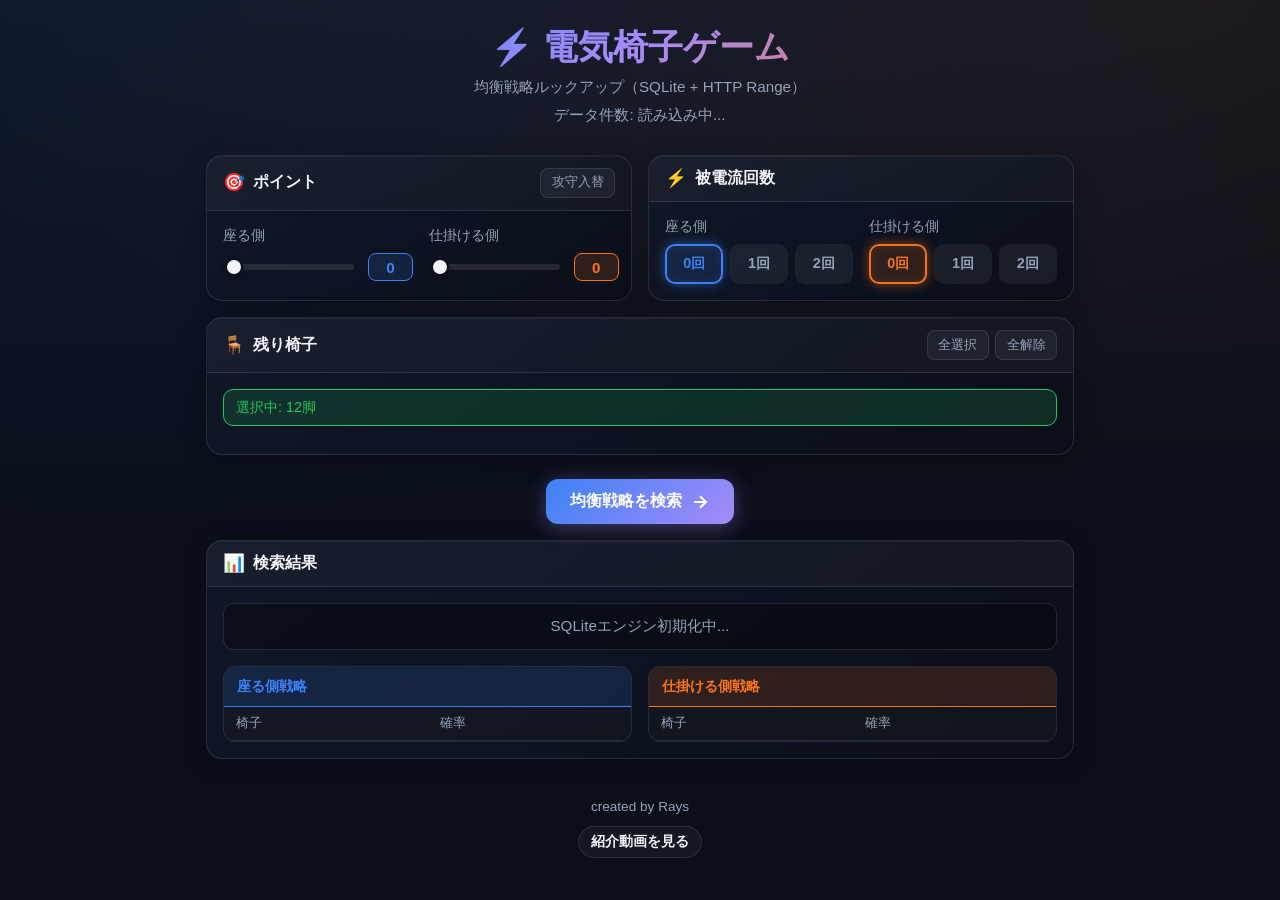
<file: docs/index.html>
<!doctype html>
<html lang="ja">
<head>
  <meta charset="UTF-8" />
  <meta name="viewport" content="width=device-width, initial-scale=1.0" />
  <link rel="icon" href="data:image/svg+xml,%3Csvg xmlns='http://www.w3.org/2000/svg' viewBox='0 0 64 64'%3E%3Ctext y='0.9em' font-size='56'%3E%E2%9A%A1%3C/text%3E%3C/svg%3E" />
  <title>電気椅子ゲーム 均衡ルックアップ (SQLite Range)</title>
  <link rel="stylesheet" href="styles.css" />
</head>
<body>
  <main class="container">
    <header class="header">
      <h1>⚡ 電気椅子ゲーム</h1>
      <p class="tagline">均衡戦略ルックアップ（SQLite + HTTP Range）</p>
      <p class="tagline" id="dataset-stats">データ件数: 読み込み中...</p>
    </header>

    <form id="lookup-form" class="form-grid">
      <!-- ポイント入力パネル -->
      <section class="panel">
        <div class="panel-header">
          <span class="panel-icon">🎯</span>
          <h2>ポイント</h2>
          <div class="panel-actions">
            <button type="button" class="action-btn" id="swap_sides">攻守入替</button>
          </div>
        </div>
        <div class="panel-body two-col">
          <div class="input-group">
            <label for="attacker_points">座る側</label>
            <div class="range-wrap">
              <input type="range" id="attacker_points" min="0" max="39" value="0" />
              <output id="attacker_points_value" class="range-badge attacker">0</output>
            </div>
          </div>
          <div class="input-group">
            <label for="defender_points">仕掛ける側</label>
            <div class="range-wrap">
              <input type="range" id="defender_points" min="0" max="39" value="0" />
              <output id="defender_points_value" class="range-badge defender">0</output>
            </div>
          </div>
        </div>
      </section>

      <!-- 被電流回数パネル -->
      <section class="panel">
        <div class="panel-header">
          <span class="panel-icon">⚡</span>
          <h2>被電流回数</h2>
        </div>
        <div class="panel-body two-col">
          <div class="input-group">
            <label>座る側</label>
            <div class="toggle-group" id="attacker_shocks_group">
              <button type="button" class="toggle-btn attacker active" data-target="attacker_shocks" data-value="0">0回</button>
              <button type="button" class="toggle-btn attacker" data-target="attacker_shocks" data-value="1">1回</button>
              <button type="button" class="toggle-btn attacker" data-target="attacker_shocks" data-value="2">2回</button>
            </div>
          </div>
          <div class="input-group">
            <label>仕掛ける側</label>
            <div class="toggle-group" id="defender_shocks_group">
              <button type="button" class="toggle-btn defender active" data-target="defender_shocks" data-value="0">0回</button>
              <button type="button" class="toggle-btn defender" data-target="defender_shocks" data-value="1">1回</button>
              <button type="button" class="toggle-btn defender" data-target="defender_shocks" data-value="2">2回</button>
            </div>
          </div>
        </div>
        <input type="hidden" id="attacker_shocks" value="0" />
        <input type="hidden" id="defender_shocks" value="0" />
      </section>

      <!-- 残り椅子パネル -->
      <section class="panel wide">
        <div class="panel-header">
          <span class="panel-icon">🪑</span>
          <h2>残り椅子</h2>
          <div class="panel-actions">
            <button type="button" class="action-btn" id="select_all">全選択</button>
            <button type="button" class="action-btn" id="clear_all">全解除</button>
          </div>
        </div>
        <div class="panel-body">
          <p id="chairs_selection_status" class="status-bar">選択中: 12脚</p>
          <div class="chair-grid" id="chair_grid"></div>
          <input type="hidden" id="chairs" value="1,2,3,4,5,6,7,8,9,10,11,12" />
        </div>
      </section>

      <div class="submit-row">
        <button type="submit" class="submit-btn">
          <span>均衡戦略を検索</span>
          <svg width="20" height="20" viewBox="0 0 24 24" fill="none" stroke="currentColor" stroke-width="2.5"><path d="M5 12h14M12 5l7 7-7 7"/></svg>
        </button>
      </div>
    </form>

    <!-- 結果パネル -->
    <section class="panel result-panel" id="result-card">
      <div class="panel-header">
        <span class="panel-icon">📊</span>
        <h2>検索結果</h2>
      </div>
      <div class="panel-body">
        <div id="summary" class="summary-box status-msg">SQLiteエンジン初期化中...</div>
        <div class="result-grid">
          <div class="result-col attacker-result">
            <h3>座る側戦略</h3>
            <table id="attacker-table">
              <thead><tr><th>椅子</th><th>確率</th></tr></thead>
              <tbody></tbody>
            </table>
          </div>
          <div class="result-col defender-result">
            <h3>仕掛ける側戦略</h3>
            <table id="defender-table">
              <thead><tr><th>椅子</th><th>確率</th></tr></thead>
              <tbody></tbody>
            </table>
          </div>
        </div>
      </div>
    </section>
  </main>

  <footer class="site-footer">
    <p class="footer-credit">created by Rays</p>
    <a
      class="footer-video-link"
      href="https://youtu.be/VHGQmVNqcIU?si=rYwbOypbTwpij8xO"
      target="_blank"
      rel="noopener noreferrer"
    >
      紹介動画を見る
    </a>
  </footer>

  <script type="module" src="sqlite-app.js?v=20260401a"></script>
</body>
</html>
</file>
<file: docs/styles.css>
:root {
  --bg: #0a0f1a;
  --bg-soft: #111827;
  --panel-bg: linear-gradient(145deg, rgba(17,24,39,0.95), rgba(10,15,26,0.98));
  --text: #f1f5f9;
  --muted: #94a3b8;
  --border: rgba(148,163,184,0.18);

  /* Attacker (座る側) = 青系 */
  --attacker: #3b82f6;
  --attacker-soft: rgba(59,130,246,0.15);
  --attacker-glow: rgba(59,130,246,0.5);

  /* Defender (仕掛ける側) = オレンジ/赤系 */
  --defender: #f97316;
  --defender-soft: rgba(249,115,22,0.15);
  --defender-glow: rgba(249,115,22,0.5);

  /* 椅子 = 緑系 */
  --chair: #22c55e;
  --chair-soft: rgba(34,197,94,0.15);
  --chair-glow: rgba(34,197,94,0.5);

  --accent: #a78bfa;
}

* {
  box-sizing: border-box;
}

body {
  margin: 0;
  font-family: "Inter", -apple-system, BlinkMacSystemFont, "Segoe UI", Roboto,
    "Hiragino Kaku Gothic ProN", "Noto Sans JP", sans-serif;
  background:
    radial-gradient(ellipse 120% 80% at 10% -20%, rgba(59,130,246,0.12), transparent),
    radial-gradient(ellipse 100% 60% at 90% 0%, rgba(249,115,22,0.08), transparent),
    var(--bg);
  color: var(--text);
  min-height: 100vh;
}

.container {
  max-width: 900px;
  margin: 0 auto;
  padding: 1.5rem 1rem 2.5rem;
}

/* ===== Header ===== */
.header {
  text-align: center;
  margin-bottom: 1.8rem;
}

.header h1 {
  margin: 0;
  font-size: clamp(1.6rem, 4vw, 2.2rem);
  background: linear-gradient(135deg, var(--attacker), var(--accent), var(--defender));
  -webkit-background-clip: text;
  -webkit-text-fill-color: transparent;
  background-clip: text;
}

.tagline {
  margin: 0.4rem 0 0;
  color: var(--muted);
  font-size: 0.95rem;
}

/* ===== Form Grid ===== */
.form-grid {
  display: grid;
  grid-template-columns: repeat(2, 1fr);
  gap: 1rem;
}

@media (max-width: 700px) {
  .form-grid {
    grid-template-columns: 1fr;
  }
}

/* ===== Panel ===== */
.panel {
  background: var(--panel-bg);
  border: 1px solid var(--border);
  border-radius: 16px;
  overflow: hidden;
  box-shadow:
    0 4px 24px rgba(0,0,0,0.25),
    inset 0 1px 0 rgba(255,255,255,0.04);
}

.panel.wide {
  grid-column: 1 / -1;
}

.panel-header {
  display: flex;
  align-items: center;
  gap: 0.5rem;
  padding: 0.75rem 1rem;
  background: rgba(255,255,255,0.03);
  border-bottom: 1px solid var(--border);
}

.panel-header h2 {
  margin: 0;
  font-size: 1rem;
  font-weight: 600;
}

.panel-icon {
  font-size: 1.1rem;
}

.panel-actions {
  margin-left: auto;
  display: flex;
  gap: 0.4rem;
}

.panel-body {
  padding: 1rem;
}

.panel-body.two-col {
  display: grid;
  grid-template-columns: 1fr 1fr;
  gap: 1rem;
}

@media (max-width: 500px) {
  .panel-body.two-col {
    grid-template-columns: 1fr;
  }
}

/* ===== Input Group ===== */
.input-group {
  display: flex;
  flex-direction: column;
  gap: 0.5rem;
}

.input-group > label {
  font-size: 0.85rem;
  color: var(--muted);
  font-weight: 500;
}

/* ===== Range Slider ===== */
.range-wrap {
  display: flex;
  align-items: center;
  gap: 0.75rem;
}

.range-wrap input[type="range"] {
  flex: 1;
  height: 6px;
  border-radius: 3px;
  background: rgba(255,255,255,0.1);
  appearance: none;
  outline: none;
}

.range-wrap input[type="range"]::-webkit-slider-thumb {
  appearance: none;
  width: 18px;
  height: 18px;
  border-radius: 50%;
  background: var(--text);
  border: 2px solid var(--bg);
  box-shadow: 0 2px 6px rgba(0,0,0,0.3);
  cursor: pointer;
  transition: transform 0.15s ease;
}

.range-wrap input[type="range"]::-webkit-slider-thumb:hover {
  transform: scale(1.15);
}

.range-badge {
  min-width: 2.8rem;
  padding: 0.3rem 0.5rem;
  border-radius: 8px;
  font-size: 0.95rem;
  font-weight: 700;
  text-align: center;
}

.range-badge.attacker {
  background: var(--attacker-soft);
  color: var(--attacker);
  border: 1px solid var(--attacker);
}

.range-badge.defender {
  background: var(--defender-soft);
  color: var(--defender);
  border: 1px solid var(--defender);
}

/* ===== Toggle Button Group ===== */
.toggle-group {
  display: flex;
  gap: 0.4rem;
}

.toggle-btn {
  flex: 1;
  padding: 0.55rem 0.5rem;
  border: 2px solid transparent;
  border-radius: 10px;
  font-size: 0.9rem;
  font-weight: 600;
  cursor: pointer;
  transition: all 0.2s ease;
  background: rgba(255,255,255,0.06);
  color: var(--muted);
}

.toggle-btn:hover {
  background: rgba(255,255,255,0.1);
}

/* Attacker toggle active */
.toggle-btn.attacker.active {
  background: var(--attacker-soft);
  border-color: var(--attacker);
  color: var(--attacker);
  box-shadow: 0 0 12px var(--attacker-glow), inset 0 0 8px var(--attacker-soft);
}

/* Defender toggle active */
.toggle-btn.defender.active {
  background: var(--defender-soft);
  border-color: var(--defender);
  color: var(--defender);
  box-shadow: 0 0 12px var(--defender-glow), inset 0 0 8px var(--defender-soft);
}

/* ===== Action Buttons ===== */
.action-btn {
  padding: 0.35rem 0.65rem;
  border: 1px solid var(--border);
  border-radius: 8px;
  font-size: 0.8rem;
  font-weight: 500;
  background: rgba(255,255,255,0.05);
  color: var(--muted);
  cursor: pointer;
  transition: all 0.15s ease;
}

.action-btn:hover {
  background: rgba(255,255,255,0.1);
  color: var(--text);
}

/* ===== Status Bar ===== */
.status-bar {
  margin: 0 0 0.75rem;
  padding: 0.5rem 0.75rem;
  border-radius: 10px;
  font-size: 0.9rem;
  background: var(--chair-soft);
  color: var(--chair);
  border: 1px solid var(--chair);
}

/* ===== Chair Grid ===== */
.chair-grid {
  display: grid;
  grid-template-columns: repeat(6, 1fr);
  gap: 0.5rem;
}

@media (max-width: 500px) {
  .chair-grid {
    grid-template-columns: repeat(4, 1fr);
  }
}

.chair-btn {
  position: relative;
  aspect-ratio: 1;
  display: flex;
  align-items: center;
  justify-content: center;
  border: 2px solid transparent;
  border-radius: 12px;
  font-size: 1rem;
  font-weight: 700;
  cursor: pointer;
  transition: all 0.2s ease;
  background: rgba(255,255,255,0.06);
  color: var(--muted);
}

.chair-btn:hover {
  background: rgba(255,255,255,0.1);
  transform: translateY(-2px);
}

.chair-btn.active {
  background: var(--chair-soft);
  border-color: var(--chair);
  color: var(--chair);
  box-shadow: 0 0 16px var(--chair-glow), inset 0 0 10px var(--chair-soft);
}



/* ===== Submit Row ===== */
.submit-row {
  grid-column: 1 / -1;
  display: flex;
  justify-content: center;
  padding-top: 0.5rem;
}

.submit-btn {
  display: inline-flex;
  align-items: center;
  gap: 0.5rem;
  padding: 0.75rem 1.5rem;
  border: none;
  border-radius: 12px;
  font-size: 1rem;
  font-weight: 700;
  cursor: pointer;
  background: linear-gradient(135deg, var(--attacker), var(--accent));
  color: #fff;
  box-shadow: 0 4px 20px rgba(167,139,250,0.35);
  transition: all 0.2s ease;
}

.submit-btn:hover {
  transform: translateY(-2px);
  box-shadow: 0 6px 28px rgba(167,139,250,0.45);
}

.submit-btn svg {
  flex-shrink: 0;
}

/* ===== Result Panel ===== */
.result-panel {
  margin-top: 1rem;
}

.summary-box {
  margin: 0 0 1rem;
  padding: 0.75rem 1rem;
  border-radius: 10px;
  font-size: 0.95rem;
  background: rgba(0,0,0,0.3);
  border: 1px solid var(--border);
  color: var(--muted);
}

.summary-box.status-msg {
  text-align: center;
}

.win-rate-display {
  display: flex;
  flex-direction: column;
  gap: 0.75rem;
}

.win-rate-header {
  text-align: center;
  font-size: 0.9rem;
  color: var(--muted);
}

.win-rate-bar-wrap {
  display: flex;
  align-items: center;
  gap: 0.6rem;
}

.win-rate-label {
  width: 5rem;
  font-size: 0.85rem;
  font-weight: 600;
}

.win-rate-label.attacker {
  text-align: right;
  color: var(--attacker);
}

.win-rate-label.defender {
  text-align: left;
  color: var(--defender);
}

.win-rate-bar {
  flex: 1;
  height: 28px;
  border-radius: 14px;
  background: rgba(255,255,255,0.08);
  overflow: hidden;
  position: relative;
  border: 1px solid var(--border);
}

.win-rate-fill {
  position: absolute;
  top: 0;
  height: 100%;
  transition: width 0.4s ease;
}

.win-rate-fill.attacker {
  left: 0;
  background: linear-gradient(90deg, var(--attacker), rgba(59,130,246,0.6));
  border-radius: 14px 0 0 14px;
}

.win-rate-fill.defender {
  right: 0;
  background: linear-gradient(90deg, rgba(249,115,22,0.6), var(--defender));
  border-radius: 0 14px 14px 0;
}

.win-rate-center {
  position: absolute;
  left: 50%;
  top: 0;
  bottom: 0;
  width: 2px;
  background: rgba(255,255,255,0.3);
  transform: translateX(-50%);
}

.win-rate-values {
  display: flex;
  justify-content: space-between;
  font-size: 1.1rem;
  font-weight: 700;
}

.win-rate-values .attacker {
  color: var(--attacker);
}

.win-rate-values .defender {
  color: var(--defender);
}

.result-grid {
  display: grid;
  grid-template-columns: 1fr 1fr;
  gap: 1rem;
}

@media (max-width: 600px) {
  .result-grid {
    grid-template-columns: 1fr;
  }
}

.result-col {
  border-radius: 12px;
  overflow: hidden;
  border: 1px solid var(--border);
}

.result-col h3 {
  margin: 0;
  padding: 0.6rem 0.8rem;
  font-size: 0.9rem;
  font-weight: 600;
}

.attacker-result h3 {
  background: var(--attacker-soft);
  color: var(--attacker);
  border-bottom: 1px solid var(--attacker);
}

.defender-result h3 {
  background: var(--defender-soft);
  color: var(--defender);
  border-bottom: 1px solid var(--defender);
}

table {
  width: 100%;
  border-collapse: collapse;
  background: rgba(0,0,0,0.2);
}

th, td {
  padding: 0.5rem 0.75rem;
  text-align: left;
  border-bottom: 1px solid var(--border);
}

thead th {
  font-size: 0.8rem;
  font-weight: 500;
  color: var(--muted);
  background: rgba(255,255,255,0.03);
}

tbody tr:last-child td {
  border-bottom: none;
}

tbody tr:hover {
  background: rgba(255,255,255,0.04);
}

/* ===== Footer ===== */
.site-footer {
  max-width: 900px;
  margin: 0 auto;
  padding: 0 1rem 1.6rem;
  display: flex;
  flex-direction: column;
  align-items: center;
  justify-content: center;
  gap: 0.75rem;
}

.footer-credit {
  margin: 0;
  text-align: center;
  font-size: 0.85rem;
  color: var(--muted);
}

.footer-video-link {
  font-size: 0.85rem;
  font-weight: 600;
  color: var(--text);
  text-decoration: none;
  border: 1px solid var(--border);
  border-radius: 999px;
  padding: 0.38rem 0.75rem;
  background: rgba(255,255,255,0.04);
  transition: background 0.2s ease, border-color 0.2s ease;
}

.footer-video-link:hover {
  background: rgba(255,255,255,0.1);
  border-color: rgba(148,163,184,0.35);
}
</file>
